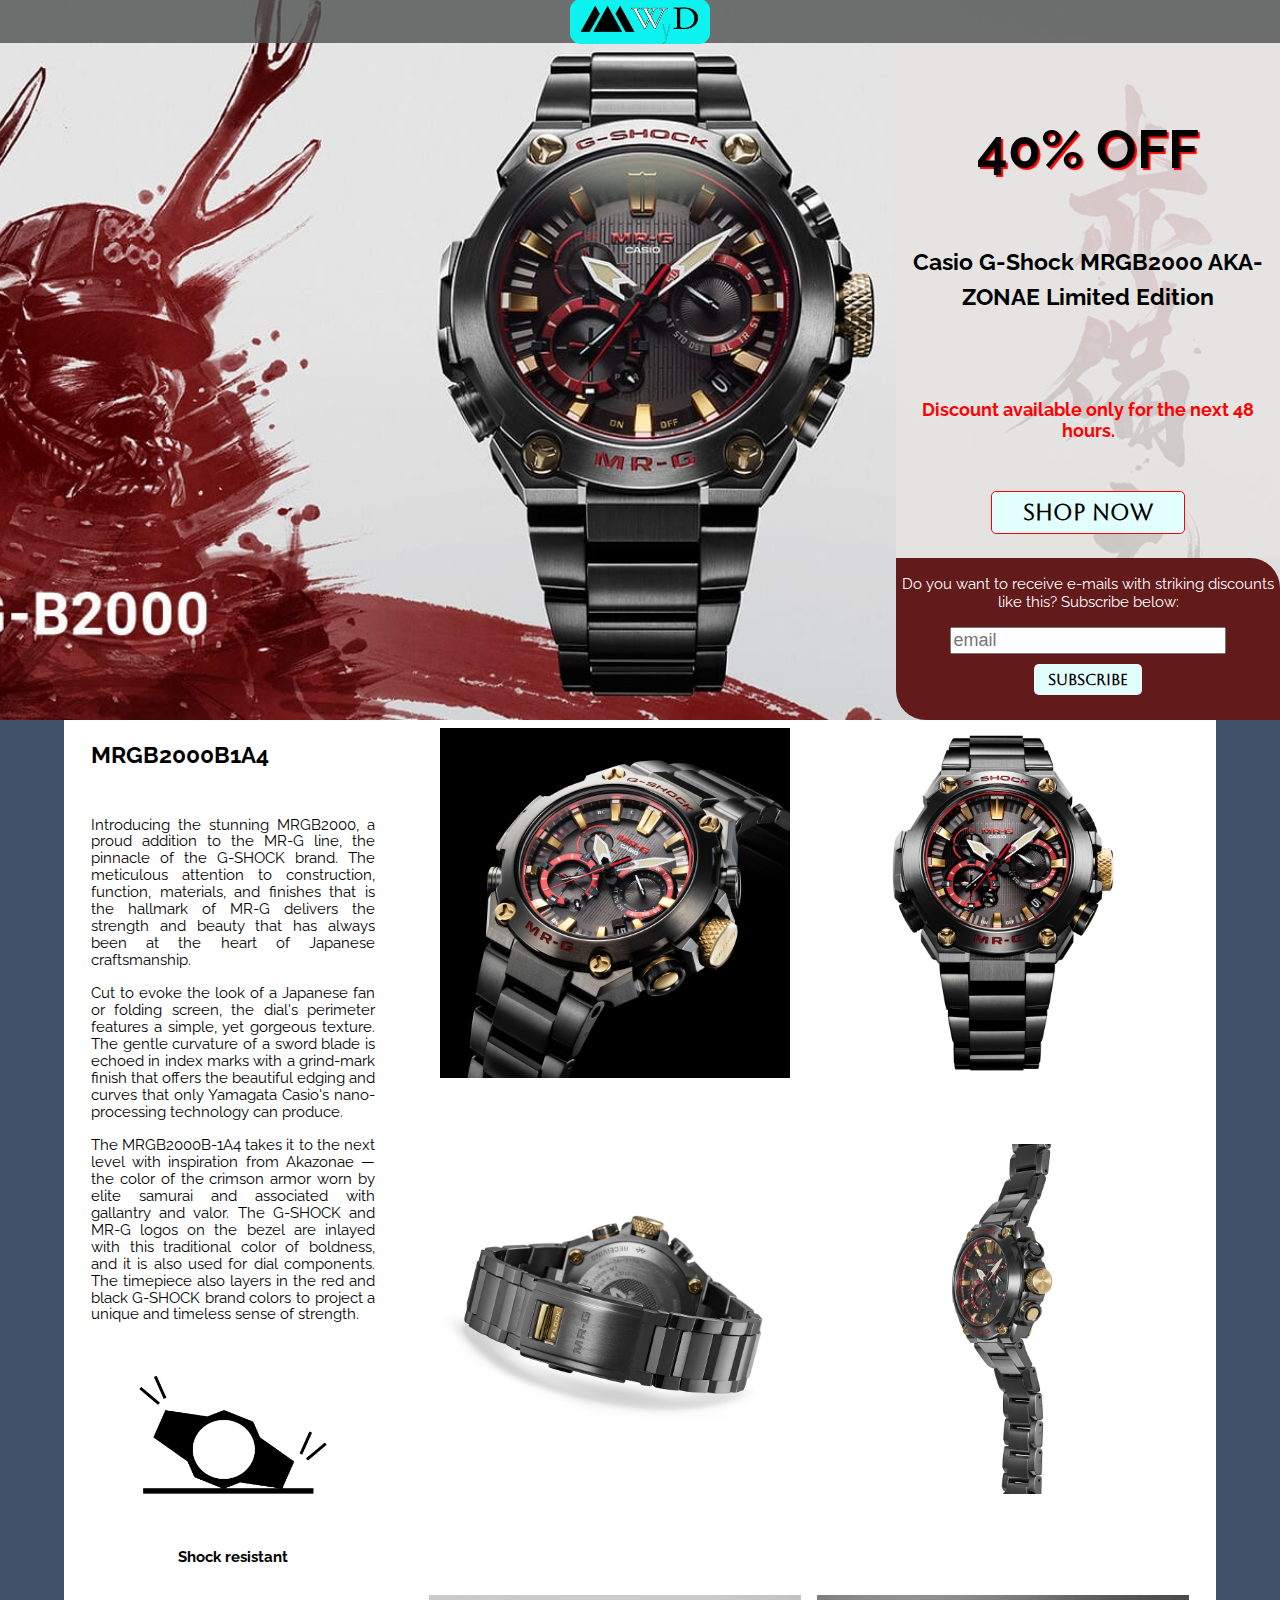
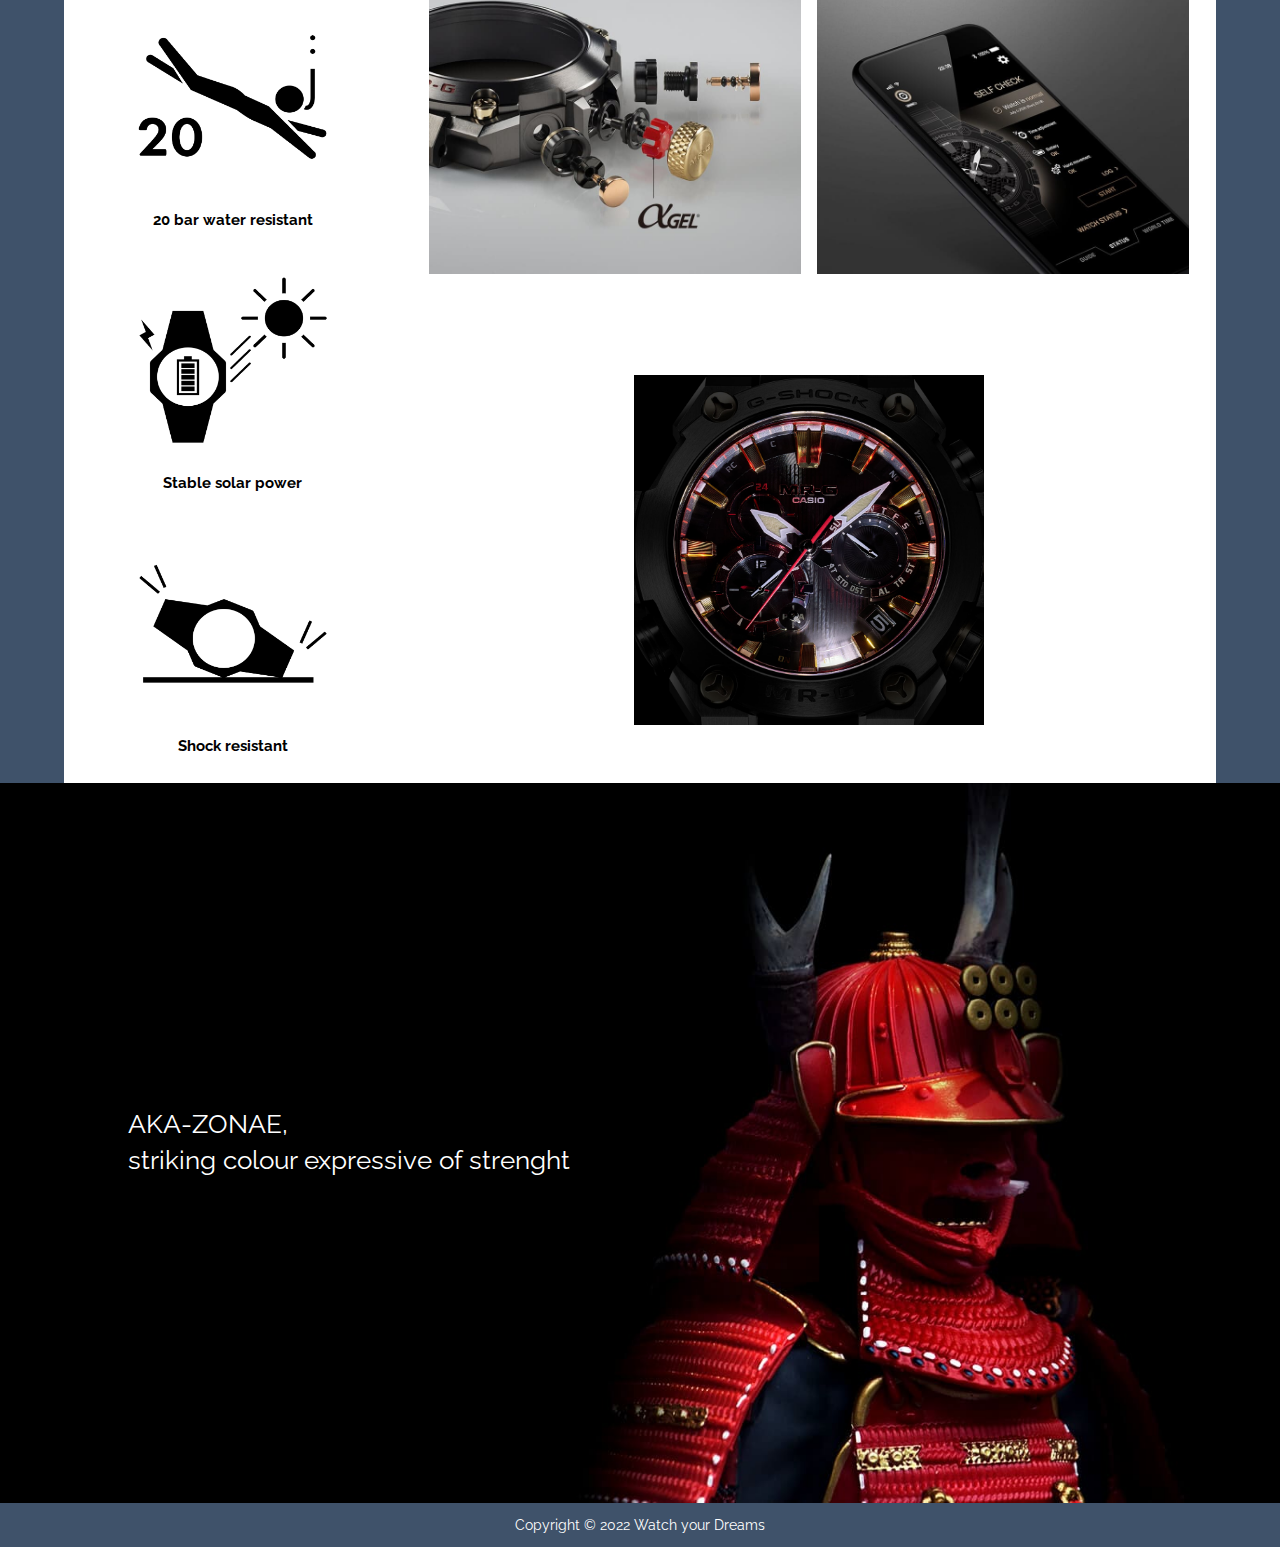
<file: index.html>
<!DOCTYPE html>
<html lang="en">
<head>
    <meta charset="UTF-8">
    <meta http-equiv="X-UA-Compatible" content="IE=edge">
    <meta name="viewport" content="width=device-width, initial-scale=1.0">
    <title>WyD Landing Page</title>
    <link rel="preconnect" href="https://fonts.googleapis.com">
    <link rel="preconnect" href="https://fonts.gstatic.com" crossorigin>
    <link href="https://fonts.googleapis.com/css2?family=Aboreto&family=Raleway:wght@100;200;400;500;700&display=swap" rel="stylesheet">
    <link rel="stylesheet" href="css/main.css">
</head>
<body>
    <div class="container"></div> 
        <div class="heropg">
            <nav class="nav-bar">
                <div class="brand">
                    <a href="index.html"><img src="logo2.JPG" alt="wydlogo"></a>
                </div>
            </nav>
            <div class="imagebox"></div>
            <div class="prombox">
                <!-- <div class="desbox"> -->
                    <div class="textbox">
                        <div class="price">
                            <p class="disc">40% OFF</p>
                            <p>Casio G-Shock MRGB2000 AKA-ZONAE Limited Edition</p>
                        </div>
                        <div class="text">Discount available only for the next 48 hours.</div>
                        <button class="prom"> SHOP <span>NOW</span></button>
                    </div>
                    <div class="email">
                        <p class="mes">Do you want to receive e-mails with striking discounts like this? Subscribe below:</p> 
                        <div>
                            <input type="email" placeholder="email" class="form-control" />
                            <button class="submit" type="submit">SUBSCRIBE</button>
                        </div>
                    </div>
                <!-- </div> -->
            </div>
            
        </div>
        <section class="attsection">
            <div class="details">
                <div class="designbox">
                    <div class="desc"><h2>MRGB2000B1A4</h2><br><br>
                        
                        Introducing the stunning MRGB2000, a proud addition to the MR-G line, the pinnacle of the G-SHOCK brand. The meticulous attention to construction, function, materials, and finishes that is the hallmark of MR-G delivers the strength and beauty that has always been at the heart of Japanese craftsmanship.

                        <br><br>Cut to evoke the look of a Japanese fan or folding screen, the dial's perimeter features a simple, yet gorgeous texture. The gentle curvature of a sword blade is echoed in index marks with a grind-mark finish that offers the beautiful edging and curves that only Yamagata Casio's nano-processing technology can produce.
                        
                        <br><br>The MRGB2000B-1A4 takes it to the next level with inspiration from Akazonae — the color of the crimson armor worn by elite samurai and associated with gallantry and valor. The G-SHOCK and MR-G logos on the bezel are inlayed with this traditional color of boldness, and it is also used for dial components. 
                        The timepiece also layers in the red and black G-SHOCK brand colors to project a unique and timeless sense of strength.
                        
                        <div class="cardbox">
                            <div class="cardpic">
                                <img src="/imgs/c1.png" alt="">
                                <div class="cardt"><h4>Shock resistant</h4></div>
                            </div>
                            <div class="cardpic">
                                <img src="/imgs/c3.png" alt="">
                                <div class="cardt"><h4>20 bar water resistant</h4></div>
                            </div>
                            <div class="cardpic">
                                <img src="/imgs/c5.png" alt="">
                                <div class="cardt"><h4>Stable solar power</h4></div>
                            </div>
                            <div class="cardpic">
                                <img src="/imgs/c1.png" alt="">
                                <div class="cardt"><h4>Shock resistant</h4></div>
                            </div>
                        </div>
                    
                    </div>
                    <div class="picbox">
                        <div class="prodpic"><img src="/imgs/w1.jpg" alt=""></div>
                        <div class="prodpic"><img src="/imgs/w2.jpg" alt=""></div>
                        <div class="prodpic"><img src="/imgs/w3.jpg" alt=""></div>
                        <div class="prodpic"><img src="/imgs/w4.jpg" alt=""></div>
                        <div class="prodpic"><img src="/imgs/w7.jpeg" alt=""></div>
                        <div class="prodpic"><img src="/imgs/w6.jpeg" alt=""></div>
                        <div class="prodpic"><img src="/imgs/w5.jpg" alt=""></div>
                    </div>
                </div>
                <div class="akazonae">
                    <div class="lay"></div>
                    <div class="aka"> AKA-ZONAE, <br> striking colour expressive of strenght</div>
                    <div class="lay"></div>
                </div>
            </div>
        </section>
        <footer>
            <p>Copyright &copy; 2022 Watch your Dreams</p>
        </footer>
</body>
</html>
</file>
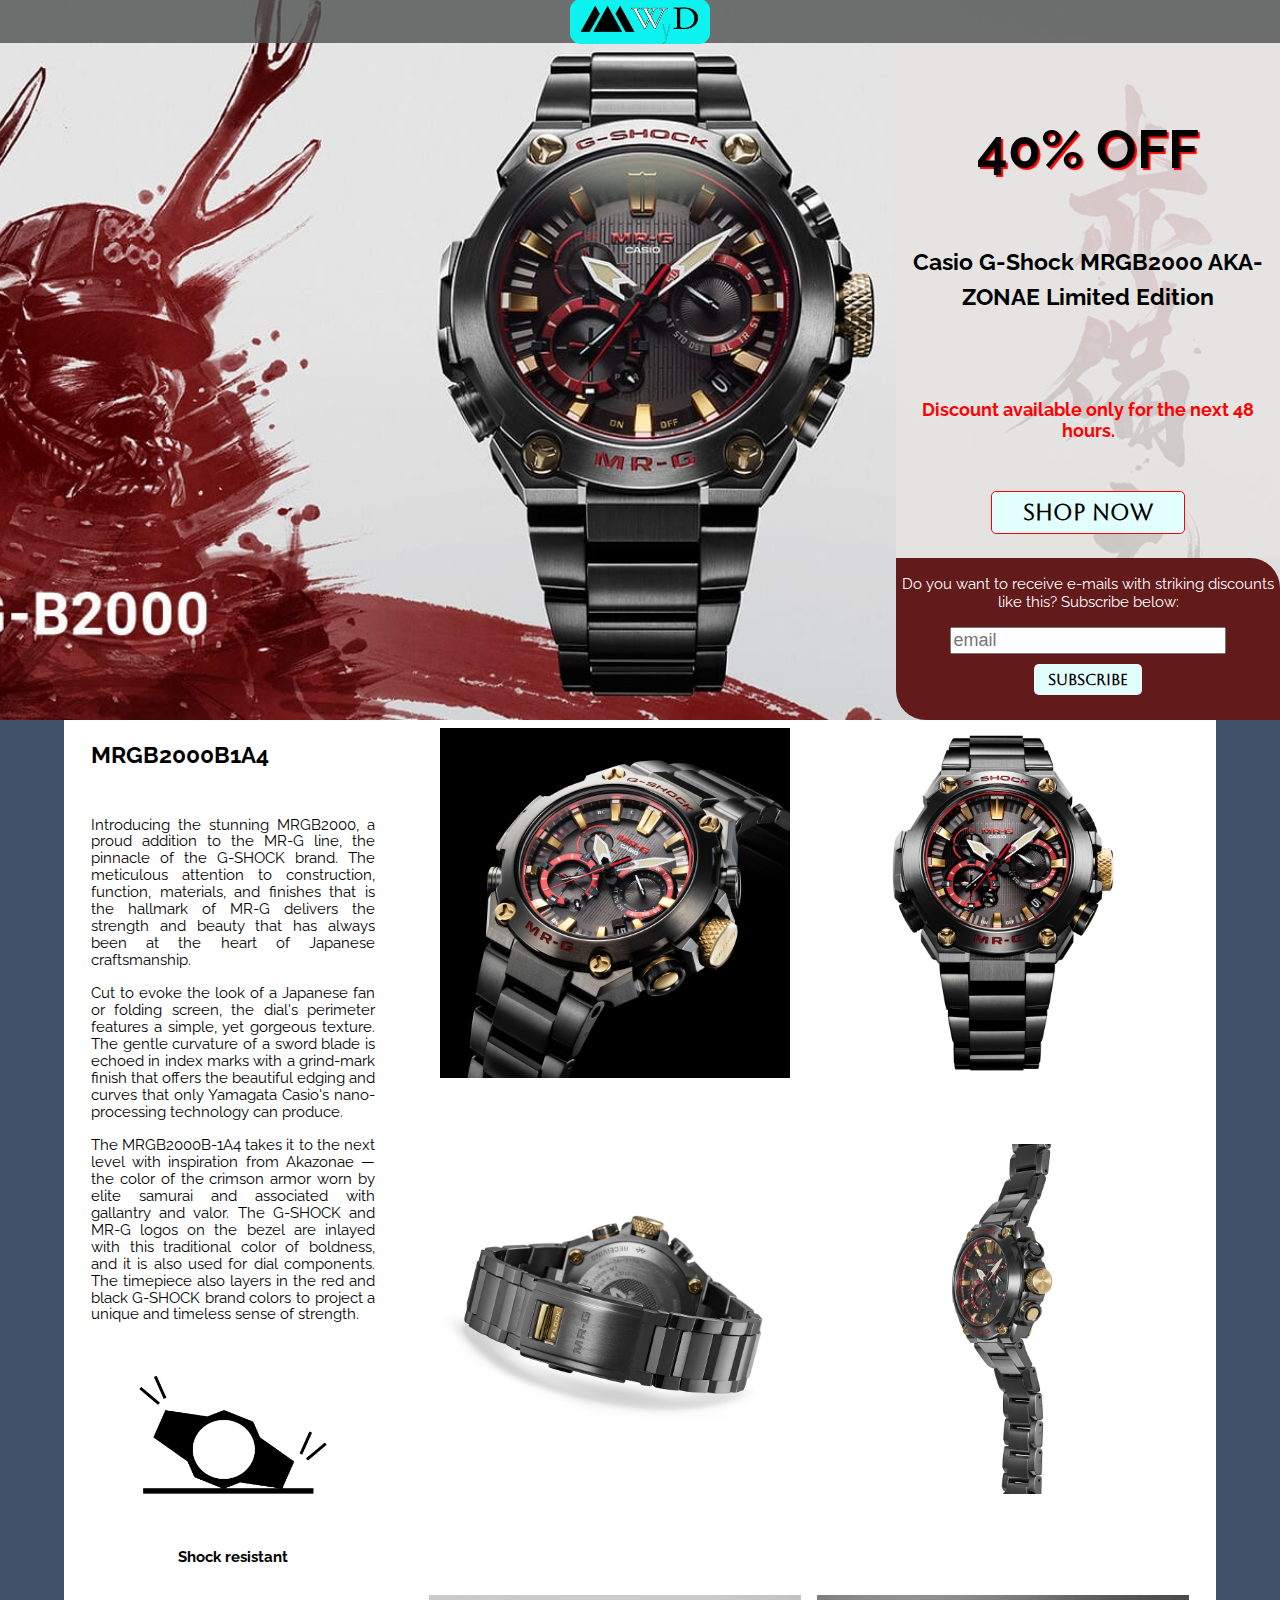
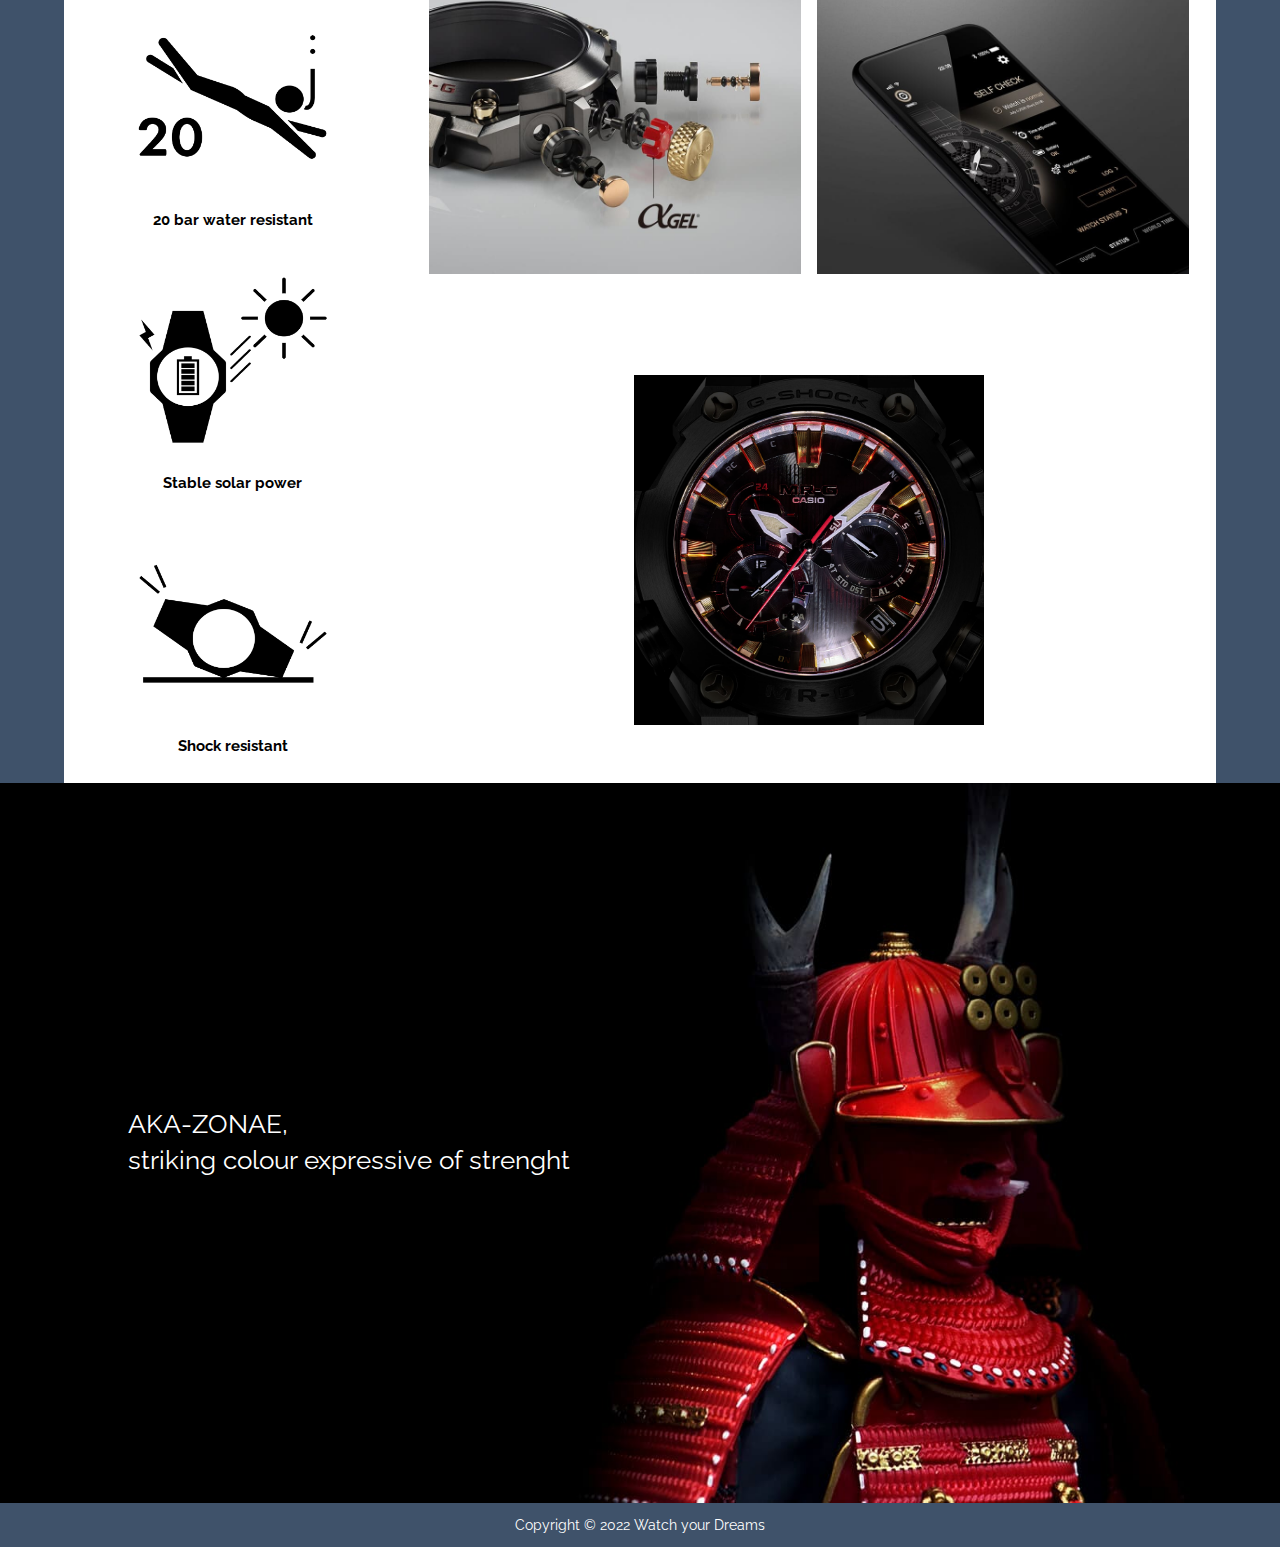
<file: index.html.html>
<!DOCTYPE html>
<html lang="en">
<head>
    <meta charset="UTF-8">
    <meta http-equiv="X-UA-Compatible" content="IE=edge">
    <meta name="viewport" content="width=device-width, initial-scale=1.0">
    <title>WyD Landing Page</title>
    <link rel="preconnect" href="https://fonts.googleapis.com">
    <link rel="preconnect" href="https://fonts.gstatic.com" crossorigin>
    <link href="https://fonts.googleapis.com/css2?family=Aboreto&family=Raleway:wght@100;200;400;500;700&display=swap" rel="stylesheet">
    <link rel="stylesheet" href="css/main.css">
</head>
<body>
    <div class="container"></div> 
        <div class="heropg">
            <nav class="nav-bar">
                <div class="brand">
                    <a href="index.html"><img src="logo2.JPG" alt="wydlogo"></a>
                </div>
            </nav>
            <div class="imagebox"></div>
            <div class="prombox">
                <!-- <div class="desbox"> -->
                    <div class="textbox">
                        <div class="price">
                            <p class="disc">40% OFF</p>
                            <p>Casio G-Shock MRGB2000 AKA-ZONAE Limited Edition</p>
                        </div>
                        <div class="text">Discount available only for the next 48 hours.</div>
                        <button class="prom"> SHOP <span>NOW</span></button>
                    </div>
                    <div class="email">
                        <p class="mes">Do you want to receive e-mails with striking discounts like this? Subscribe below:</p> 
                        <div>
                            <input type="email" placeholder="email" class="form-control" />
                            <button class="submit" type="submit">SUBSCRIBE</button>
                        </div>
                    </div>
                <!-- </div> -->
            </div>
            
        </div>
        <section class="attsection">
            <div class="details">
                <div class="designbox">
                    <div class="desc"><h2>MRGB2000B1A4</h2><br><br>
                        
                        Introducing the stunning MRGB2000, a proud addition to the MR-G line, the pinnacle of the G-SHOCK brand. The meticulous attention to construction, function, materials, and finishes that is the hallmark of MR-G delivers the strength and beauty that has always been at the heart of Japanese craftsmanship.

                        <br><br>Cut to evoke the look of a Japanese fan or folding screen, the dial's perimeter features a simple, yet gorgeous texture. The gentle curvature of a sword blade is echoed in index marks with a grind-mark finish that offers the beautiful edging and curves that only Yamagata Casio's nano-processing technology can produce.
                        
                        <br><br>The MRGB2000B-1A4 takes it to the next level with inspiration from Akazonae — the color of the crimson armor worn by elite samurai and associated with gallantry and valor. The G-SHOCK and MR-G logos on the bezel are inlayed with this traditional color of boldness, and it is also used for dial components. 
                        The timepiece also layers in the red and black G-SHOCK brand colors to project a unique and timeless sense of strength.
                        
                        <div class="cardbox">
                            <div class="cardpic">
                                <img src="/imgs/c1.png" alt="">
                                <div class="cardt"><h4>Shock resistant</h4></div>
                            </div>
                            <div class="cardpic">
                                <img src="/imgs/c3.png" alt="">
                                <div class="cardt"><h4>20 bar water resistant</h4></div>
                            </div>
                            <div class="cardpic">
                                <img src="/imgs/c5.png" alt="">
                                <div class="cardt"><h4>Stable solar power</h4></div>
                            </div>
                            <div class="cardpic">
                                <img src="/imgs/c1.png" alt="">
                                <div class="cardt"><h4>Shock resistant</h4></div>
                            </div>
                        </div>
                    
                    </div>
                    <div class="picbox">
                        <div class="prodpic"><img src="/imgs/w1.jpg" alt=""></div>
                        <div class="prodpic"><img src="/imgs/w2.jpg" alt=""></div>
                        <div class="prodpic"><img src="/imgs/w3.jpg" alt=""></div>
                        <div class="prodpic"><img src="/imgs/w4.jpg" alt=""></div>
                        <div class="prodpic"><img src="/imgs/w7.jpeg" alt=""></div>
                        <div class="prodpic"><img src="/imgs/w6.jpeg" alt=""></div>
                        <div class="prodpic"><img src="/imgs/w5.jpg" alt=""></div>
                    </div>
                </div>
                <div class="akazonae">
                    <div class="lay"></div>
                    <div class="aka"> AKA-ZONAE, <br> striking colour expressive of strenght</div>
                    <div class="lay"></div>
                </div>
            </div>
        </section>
        <footer>
            <p>Copyright &copy; 2022 Watch your Dreams</p>
        </footer>
</body>
</html>
</file>
<file: css/main.css>
:root {
  box-sizing: border-box;
}

body {
  background-color: #3f526a;
  padding: 0;
  margin: 0;
  font-family: "Raleway", sans-serif;
}

.heropg {
  background-image: url("/imgs/hero.jpeg");
  background-repeat: no-repeat;
  background-size: cover;
  background-position: center left;
  height: 100vh;
  width: 100%;
  display: grid;
  grid-template-columns: 75% 25%;
  grid-template-rows: 6.6% 1fr;
  grid-template-areas: "nav nav" "img prom";
}
.heropg .nav-bar {
  background-color: rgba(79, 80, 80, 0.801);
  grid-area: nav;
  display: flex;
  justify-content: center;
}
.heropg .nav-bar .brand {
  align-self: center;
  display: block;
  width: 11em;
  height: 3.5em;
  overflow: hidden;
}
.heropg .nav-bar .brand img {
  width: 100%;
  height: 100%;
  border-radius: 11px;
}
.heropg .prombox {
  grid-area: prom;
  display: flex;
  flex-direction: column;
  justify-content: space-evenly;
  text-align: center;
}
.heropg .prombox .textbox {
  width: 100%;
  background-color: rgba(230, 227, 227, 0.877);
  height: 80%;
  font-size: 1.4em;
  padding: 0;
  display: flex;
  flex-direction: column;
  justify-content: space-around;
}
.heropg .prombox .textbox .price {
  font-size: 1.3em;
  font-weight: bold;
  line-height: 1.5em;
  padding: 0.5em;
  max-height: 60%;
  text-align: center;
  display: flex;
  flex-direction: column;
  justify-content: space-evenly;
}
.heropg .prombox .textbox .price .disc {
  font-size: 2.3em;
  text-shadow: 2px 2px 1px red;
}
.heropg .prombox .textbox .text {
  color: #ff0000;
  font-weight: bolder;
  padding-left: 5px;
  padding-right: 5px;
}
.heropg .prombox .email {
  color: #fff;
  font-size: 1.2em;
  background-color: #631a1a;
  width: 100%;
  height: 10em;
  align-self: center;
  border-bottom-left-radius: 30px;
  border-top-right-radius: 30px;
}
.heropg .prombox .email .mes {
  padding: 1px;
}
.heropg .prombox .email input {
  width: 70%;
  font-size: large;
  margin: auto;
}
.heropg .prombox .email .submit {
  width: 7em;
  height: 2em;
  font-size: 1em;
  border: none;
  margin-top: 10px;
}
.heropg .prombox .email .submit:hover {
  box-shadow: 1px 1px 5px #00ffea, 1px 1px 5px #00ffea inset;
}
.heropg .prombox button {
  border: 1px solid red;
  background: #e3fffd;
  border-radius: 5px;
  cursor: pointer;
  width: 9em;
  height: 2em;
  font-family: "Aboreto", cursive;
  font-size: 1.2em;
  font-weight: bold;
  align-self: center;
}
.heropg .prombox button:active {
  transform: scale(0.96);
}
.heropg .prombox span:hover {
  color: red;
}
.heropg .prombox .prom:hover {
  box-shadow: 2px 2px 5px red, 2px 2px 5px red inset;
}
.heropg .imagebox {
  grid-area: img;
}

.details {
  display: flex;
  flex-direction: column;
}
.details .designbox {
  padding-bottom: 4em;
  width: 90%;
  background-color: white;
  display: grid;
  align-self: center;
  justify-content: space-around;
  grid-template-columns: 26% 32% 32%;
  grid-template-rows: 40vh;
  grid-template-areas: "desc pic pic" "desc pic pic" "desc pic pic" "desc pic pic";
}
.details .designbox img {
  display: block;
  max-width: 100%;
  max-height: 100%;
}
.details .designbox img:active {
  transform: scale(2);
}
.details .designbox .desc {
  grid-area: desc;
  background-color: white;
  font-size: 1.2em;
  line-height: 1.2em;
  padding: 1em;
  margin-top: 2em;
  text-align: justify;
}
.details .designbox .desc .cardbox {
  display: grid;
  grid-template-columns: 1fr;
}
.details .designbox .desc .cardbox .cardpic {
  padding-top: 1em;
  text-align: center;
  display: flex;
  flex-direction: column;
}
.details .designbox .desc .cardbox .cardpic img {
  width: 240px;
  height: 220px;
  display: block;
  align-self: center;
}
.details .designbox .picbox {
  grid-area: pic;
  display: flex;
  flex-wrap: wrap;
  justify-content: space-around;
}
.details .designbox .picbox .prodpic {
  align-items: center;
  width: 48%;
  height: 500px;
  margin-top: 2%;
  display: flex;
  justify-content: center;
}
.details .akazonae {
  background-image: url("/imgs/bg1.jpeg");
  background-repeat: no-repeat;
  background-size: cover;
  background-position: center center;
  height: 100vh;
  width: 100%;
  color: white;
  font-size: 2em;
  line-height: 1.4em;
  align-items: center;
  display: flex;
  box-sizing: border-box;
}
.details .akazonae .aka {
  padding-left: 10%;
}

footer {
  text-align: center;
  font-size: 1.1em;
  color: white;
}

@media (max-width: 1600px) {
  body {
    font-size: 0.9em;
  }
  .heropg {
    background-position: center center;
    display: grid;
    grid-template-columns: 75% 25%;
    grid-template-rows: 6% 1fr;
  }
  .heropg button {
    font-size: 0.8em;
    width: 7.5em;
    height: 1.6em;
  }
  .heropg .email {
    padding-bottom: 1em;
  }
}
@media (max-width: 1300px) {
  body {
    font-size: 0.8em;
  }
  .heropg {
    grid-template-columns: 70% 30%;
    height: 80vh;
    max-width: 100%;
  }
  .heropg .prombox .brand {
    width: 9.5em;
    height: 3em;
  }
  .heropg .prombox .brandimg {
    width: 100%;
    height: 100%;
    border-radius: 1px;
  }
  .heropg button {
    width: 6.5em;
    height: 1.4em;
    font-size: 0.7em;
  }
  .heropg .email {
    padding-bottom: 1em;
  }
  .details .designbox {
    grid-template-columns: 26% 32% 32%;
    grid-template-rows: 40vh;
    padding-bottom: 0;
  }
  .details .designbox .desc {
    padding: 0.5em;
    margin-top: 0;
    line-height: 1.1em;
  }
  .details .designbox .desc .cardbox {
    display: grid;
    grid-template-columns: 1fr;
  }
  .details .designbox .desc .cardbox .cardpic {
    display: flex;
    flex-direction: column;
  }
  .details .designbox .desc .cardbox .cardpic img {
    width: 200px;
    height: 190px;
  }
  .details .designbox .picbox .prodpic {
    margin-top: 1%;
    height: 350px;
  }
  .details .akazonae {
    background-position: right;
    height: 80vh;
  }
}
@media (max-width: 1100px) {
  .heropg {
    background-image: none;
    background-position: right;
    grid-template-columns: 65% 35%;
    grid-template-rows: 6% 1fr;
    background-color: rgba(238, 238, 238, 0.87);
  }
  .heropg .imagebox {
    background-image: url("/imgs/hero.jpeg");
    background-repeat: no-repeat;
    background-size: cover;
    background-position: center center;
    height: 100%;
    width: 100%;
  }
  .details .designbox .desc {
    font-size: 1.2em;
  }
  .details .designbox .desc .cardbox {
    display: grid;
    grid-template-columns: 1fr;
  }
  .details .designbox .desc .cardbox .cardpic {
    display: flex;
    flex-direction: column;
  }
  .details .designbox .desc .cardbox .cardpic img {
    width: 180px;
    height: 150px;
  }
  .details .designbox .picbox {
    flex-wrap: wrap;
    justify-content: space-around;
  }
  .details .designbox .picbox .prodpic {
    max-height: 500px;
  }
}
@media (max-width: 950px) {
  .details .designbox {
    padding-left: 10px;
    padding-right: 10px;
    grid-template-columns: 45% 55%;
    grid-template-rows: 40vh;
    grid-template-areas: "desc pic" "desc pic";
  }
  .details .designbox .desc {
    font-size: 1.2em;
    line-height: 1.2em;
  }
  .details .designbox .desc .cardbox {
    display: grid;
    grid-template-columns: 1fr;
  }
  .details .designbox .desc .cardbox .cardpic {
    display: flex;
    flex-direction: column;
  }
  .details .designbox .desc .cardbox .cardpic img {
    width: 220px;
    height: 200px;
  }
  .details .designbox .picbox {
    flex-wrap: nowrap;
    flex-direction: column;
    justify-items: center;
    padding-bottom: 2em;
  }
  .details .designbox .picbox .prodpic {
    width: 100%;
  }
  .details .akazonae .aka {
    padding-left: 5%;
    max-width: 250px;
  }
}
@media (max-width: 770px) {
  body {
    font-size: 0.7em;
  }
  .details .designbox {
    padding-left: 5px;
    padding-right: 5px;
    grid-template-columns: 45% 55%;
    grid-template-rows: 10vh;
    grid-template-areas: "desc pic" "desc pic";
  }
  .details .designbox .desc .cardbox .cardpic img {
    width: 180px;
    height: 160px;
  }
  .details .akazonae {
    justify-content: right;
  }
  .details .akazonae .aka {
    font-size: 0.9em;
    padding-right: 2%;
    max-width: 220px;
    text-align: right;
  }
}
@media (max-width: 650px) {
  body {
    font-size: 0.8em;
  }
  .heropg .prombox {
    font-size: 0.8em;
  }
  .heropg .prombox button {
    font-size: 1em;
  }
  .heropg .prombox .textbox {
    height: 70%;
  }
  .heropg .prombox .email {
    height: 30%;
    display: flex;
    flex-direction: column;
    justify-content: space-evenly;
  }
  .heropg .prombox .email input {
    font-size: small;
  }
  .heropg .prombox .email .mes {
    font-size: 1.1em;
  }
  .details .designbox {
    display: flex;
    flex-direction: column;
  }
  .details .designbox .desc .cardbox {
    padding-top: 1%;
    display: grid;
    grid-template-columns: 50% 50%;
    justify-items: center;
  }
  .details .designbox .desc .cardbox .cardpic {
    max-width: 210px;
  }
  .details .designbox .desc .cardbox .cardpic img {
    width: 210px;
    height: 180px;
  }
}
@media (max-width: 570px) {
  .heropg {
    background-color: white;
    height: auto;
    grid-template-columns: 1fr;
    grid-template-rows: 6% 1fr 1fr;
    grid-template-areas: "nav" "img" "prom";
  }
  .heropg .navbar {
    background-color: rgba(79, 80, 80, 0.801);
  }
  .heropg .imagebox {
    background-color: rgba(230, 227, 227, 0.877);
  }
  .heropg .prombox {
    background-color: #3f526a;
    justify-content: center;
  }
  .heropg .prombox .textbox {
    background-color: rgba(255, 255, 255, 0.925);
    height: auto;
  }
  .heropg .prombox .textbox .price .disc {
    margin: 0;
    height: auto;
  }
  .heropg .prombox .textbox .prom {
    margin: 5px;
  }
  .heropg .prombox .email {
    height: auto;
    border-bottom-left-radius: 30px;
    border-bottom-right-radius: 30px;
    border-top-right-radius: 0;
  }
}

/*# sourceMappingURL=main.css.map */
</file>
